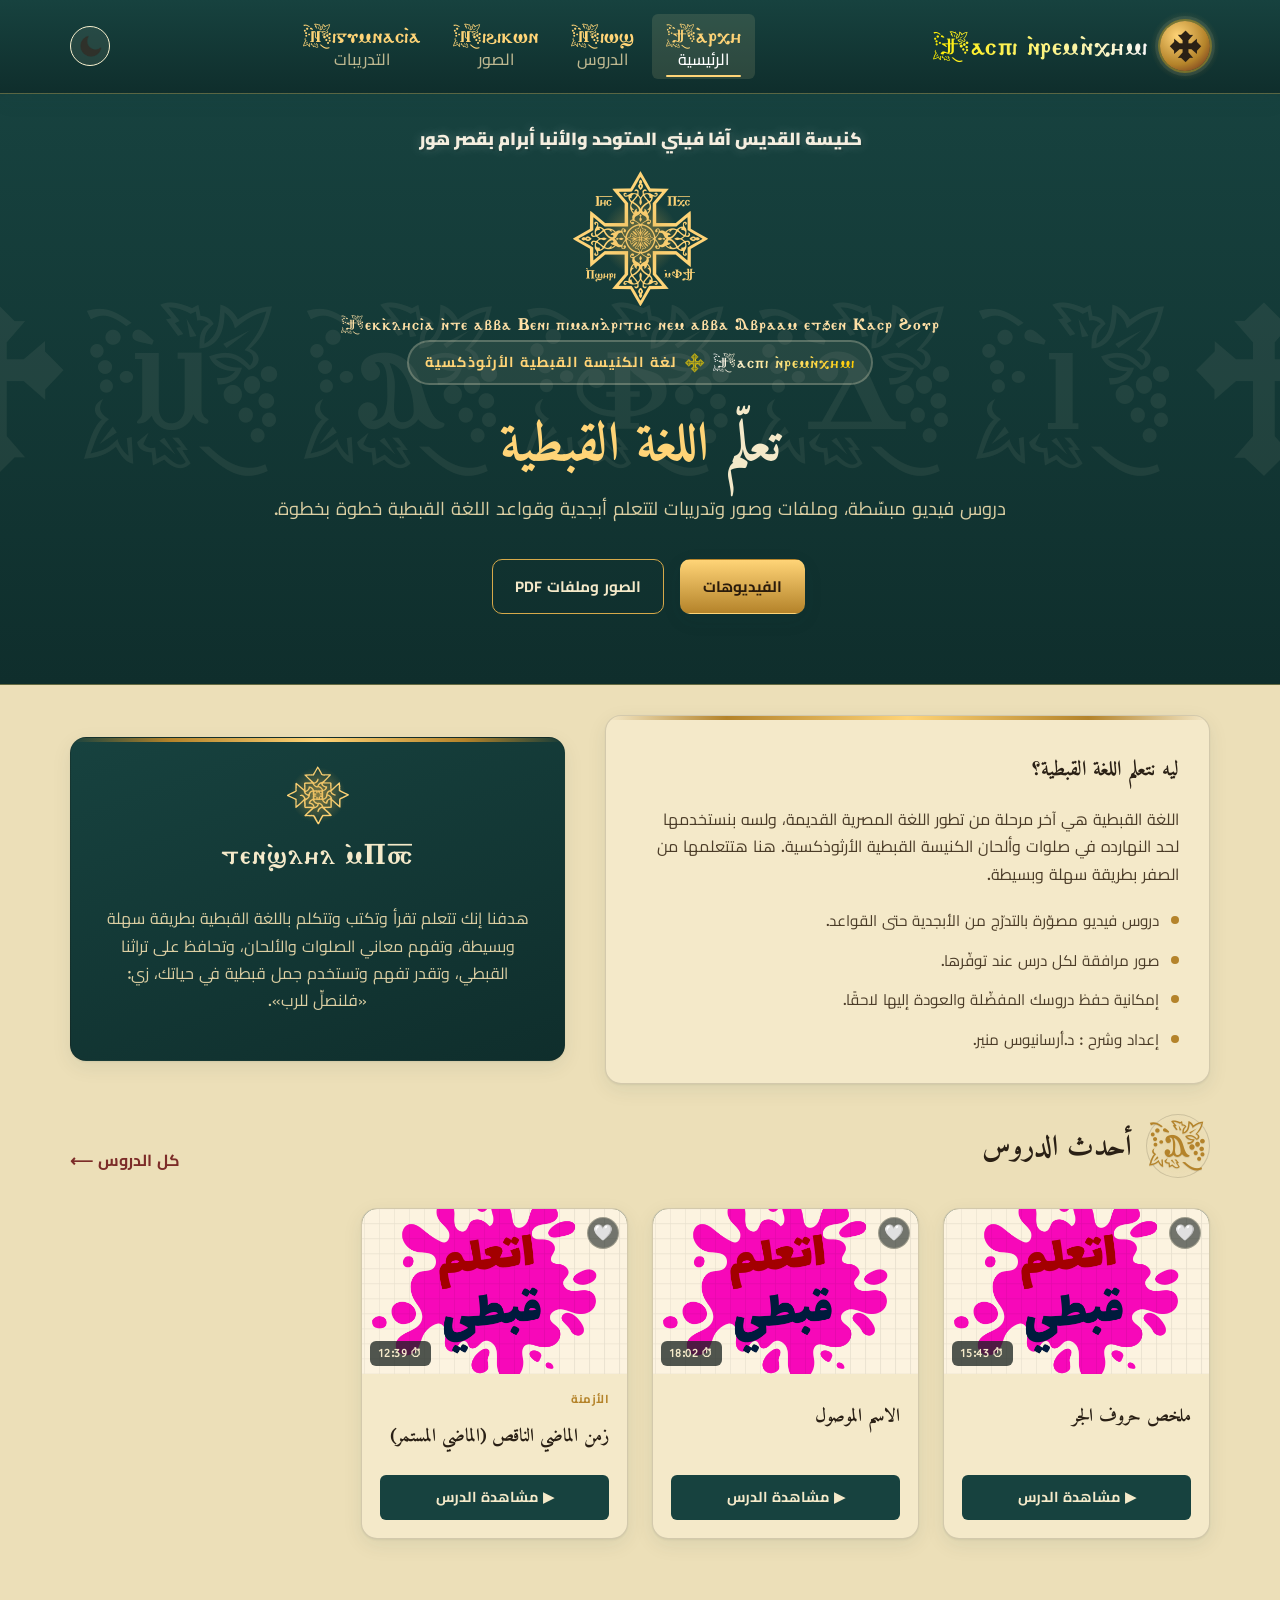
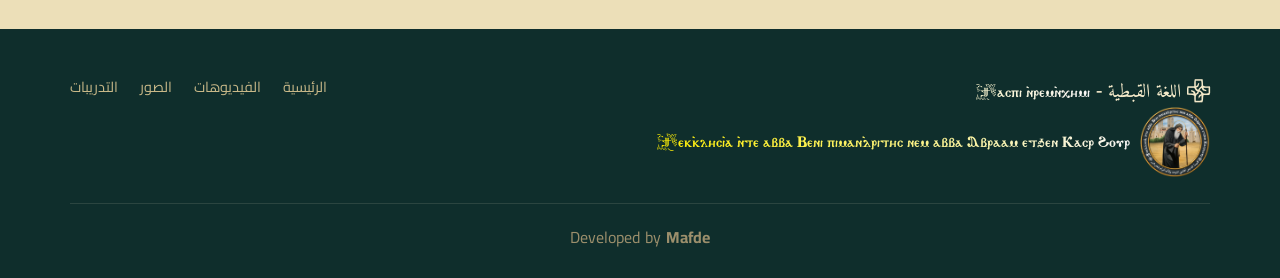
<file: index.html>
<!DOCTYPE html>
<html lang="ar" dir="rtl">
<head>
<meta charset="UTF-8">
<script>(function(){try{var t=localStorage.getItem("coptic-academy-theme");if(!t){t=(window.matchMedia&&window.matchMedia("(prefers-color-scheme: dark)").matches)?"dark":"light";}if(t==="dark")document.documentElement.classList.add("dark");}catch(e){}})();</script>
<meta name="viewport" content="width=device-width, initial-scale=1.0">
<title>Learn Coptic</title>
<link rel="stylesheet" href="css/style.css">
        <link rel="icon"  href="images/avaveny.png">

</head>

<body data-page="home">


<header class="site-header">
  <div class="nav-wrap">
    <a class="brand" href="index.html">
      <span class="brand-mark"><span class="cross">ⳉ</span></span>
      <span class="brand-text">  <small class="coptic-cap">Ϯ̣ⲁⲥⲡⲓ ⲛ̀ⲣⲉⲙⲛ̀ⲭⲏⲙⲓ</small></span>
    </a>
    <nav class="main-nav" id="mainNav">
       <a href="index.html" data-page="home"><span class="nav-cop">Ϯ̣ⲁ̀ⲣⲭⲏ</span><span class="nav-ar">الرئيسية</span></a>
      <a href="videos.html" data-page="videos"><span class="nav-cop">Ⲛ̣ⲓⲱϣ</span><span class="nav-ar">الدروس</span></a>
      <a href="resources.html" data-page="resources"><span class="nav-cop">ⲛ̣ⲓϩⲓⲕⲱⲛ</span><span class="nav-ar">الصور </span></a>
                  <a href="tamarin-list.html" data-page="tamarin"><span class="nav-cop">Ⲛ̣ⲓⲅⲩⲙⲛⲁⲥⲓ̀ⲁ</span><span class="nav-ar"> التدريبات</span></a>
    </nav>
    <div class="header-actions">
      <button class="icon-btn" id="themeToggle" title="الوضع الليلي" aria-label="تبديل الوضع الليلي"><img src="images/moon.png"></button>
      <button class="nav-toggle" id="navToggle" aria-label="فتح القائمة">☰</button>
    </div>
  </div>
</header>

<section class="hero">
  <div class="hero-glyphs">ⳈⲘ̣ⲁ̣ⲫ̣Ⲇ̣Ⲓ̣Ⳉ</div>
  <div class="hero-inner">

    <div class="names" >
        <div class="name-arb">كنيسة القديس آفا فيني المتوحد والأنبا أبرام بقصر هور</div>
    <div class="hero-cross">⳩</div>
    <div class="name-cop">Ϯ̣ⲉⲕⲕ̀ⲗⲏⲥⲓ̀ⲁ ⲛ̀ⲧⲉ ⲁⲃⲃⲁ Ⲃⲉⲛⲓ ⲡⲓⲙⲁⲛⲇ̀ⲣⲓⲧⲏⲥ ⲛⲉⲙ ⲁⲃⲃⲁ Ⲁⲃⲣⲁⲁⲙ ⲉⲧϧⲉⲛ Ⲕⲁⲥⲣ Ϩⲟⲩⲣ</div>
</div>

    <span class="eyebrow"><span class="tag coptic-cap1">Ϯ̣ⲁⲥⲡⲓ ⲛ̀ⲣⲉⲙⲛ̀ⲭⲏⲙⲓ</span>  <span class="cross1"> ⳹ </span>لغة الكنيسة القبطية الأرثوذكسية</span>
    <h1>تعلّم <span>اللغة القبطية</span><br></h1>
    <p class="lead">دروس فيديو مبسّطة، وملفات وصور وتدريبات لتتعلم أبجدية وقواعد اللغة القبطية خطوة بخطوة.</p>
    <div class="hero-ctas">
      <a class="btn btn-gold" href="videos.html"> الفيديوهات</a>
      <a class="btn btn-outline" href="resources.html" style="color:#F4E9C9;border-color:#D6A94A;"> الصور وملفات PDF</a>
      <br><br>
    </div>
  </div>
</section>

<main>
  <section class="section">
    <div class="container">
      <div class="about-grid">
        <div class="about-card from-right">
          <h3>ليه نتعلم اللغة القبطية؟</h3>
          <p style="color:var(--ink-soft)">اللغة القبطية هي آخر مرحلة من تطور اللغة المصرية القديمة، ولسه بنستخدمها لحد النهارده في صلوات وألحان الكنيسة القبطية الأرثوذكسية. هنا هتتعلمها من الصفر بطريقة سهلة وبسيطة.</p>
          <ul class="feature-list">
            <li><span class="dot"></span> دروس فيديو مصوّرة بالتدرّج من الأبجدية حتى القواعد.</li>
            <li><span class="dot"></span> صور مرافقة لكل درس عند توفّرها.</li>
            <li><span class="dot"></span> إمكانية حفظ دروسك المفضّلة والعودة إليها لاحقًا.</li>
            <li><span class="dot"></span> إعداد وشرح : د.أرسانيوس منير.</li>
          </ul>
        </div>
        <div class="about-card from-left" style="background:linear-gradient(160deg, var(--nile), var(--nile-2)); color:#F4E9C9; text-align:center;">
          <div class="hero-cross1" style="margin-bottom:14px">⳾</div>
          <h3 style="color:#F4E9C9; font-family:var(--font-coptic); font-size:1.7rem; font-weight:400; letter-spacing:1px;"> ⳪ⲧⲉⲛϣ̀ⲗⲏⲗ ⲙ̀Ⲡ </h3>
<p style="color:#DCCFA3">
  هدفنا إنك تتعلم تقرأ وتكتب وتتكلم باللغة القبطية بطريقة سهلة وبسيطة، وتفهم معاني الصلوات والألحان، وتحافظ على تراثنا القبطي، وتقدر تفهم وتستخدم جمل قبطية في حياتك، زي: «فلنصلِّ للرب».
</p>
        </div>
      </div>
    </div>
  </section>

  <section class="section" style="padding-top:0">
    <div class="container">
      <div class="section-head">
        <div class="illum-title">
          <span class="illum-letter">Ⲁ̣</span>
          <div><h2>أحدث الدروس</h2></div>
        </div>
        <a class="section-link" href="videos.html">كل الدروس ⟵</a>
      </div>
      <div class="card-grid" id="latestLessons"></div>
    </div>
  </section>
</main>

<button class="scroll_up">
    <img src="images/arrow-up.png">
</button>

<footer class="site-footer">
  <div class="container">
    <div class="footer-grid">
      <div class="footer-brand">⁖ اللغة القبطية - <span class="coptic-cap" style="font-size:.9rem; color:var(--gold-bright);">Ϯ̣ⲁⲥⲡⲓ ⲛ̀ⲣⲉⲙⲛ̀ⲭⲏⲙⲓ <br>
        
        <div class="logo"><img src="images/avaveny.png" class="footer-logo" alt="avaveny">
           <div class="coptic-cap" >Ϯ̣ⲉⲕⲕ̀ⲗⲏⲥⲓ̀ⲁ ⲛ̀ⲧⲉ ⲁⲃⲃⲁ Ⲃⲉⲛⲓ ⲡⲓⲙⲁⲛⲇ̀ⲣⲓⲧⲏⲥ ⲛⲉⲙ ⲁⲃⲃⲁ Ⲁⲃⲣⲁⲁⲙ ⲉⲧϧⲉⲛ Ⲕⲁⲥⲣ Ϩⲟⲩⲣ</div>
          </div>
          </span>
</div>
      <nav class="footer-links">
        <a href="index.html">الرئيسية</a>
        <a href="videos.html">الفيديوهات</a>
        <a href="resources.html">الصور </a>
                <a href="tamarin-list.html">التدريبات </a>

      </nav>
    </div>
    <div class="footer-note">Developed by <strong ><a href="https://www.facebook.com/mafde.ashak" target="_blank"  rel="noopener">Mafde</a></strong></div>
  </div>
</footer>

<script src="js/data.js"></script>
<script src="js/app.js"></script>
<script src="js/function.js"></script>
<script src="js/videos.js"></script>
</body>
</html>
</file>
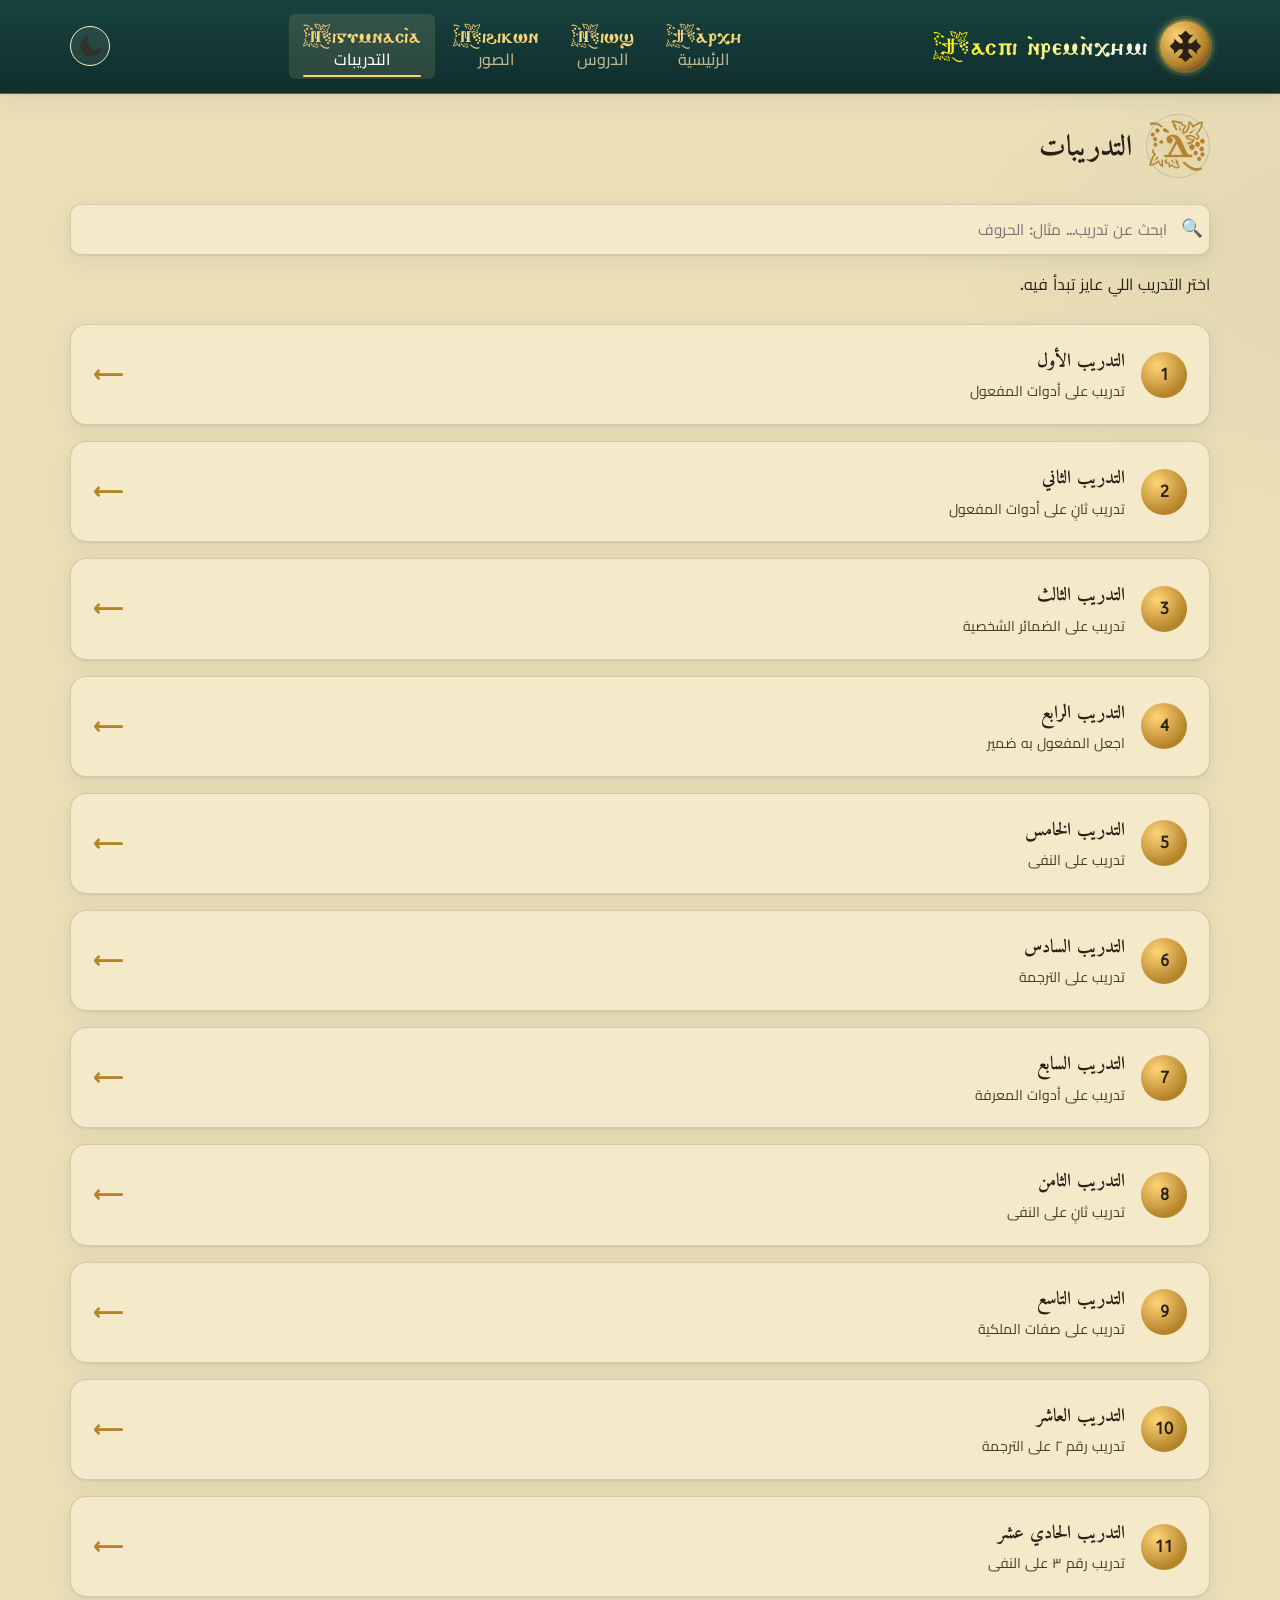
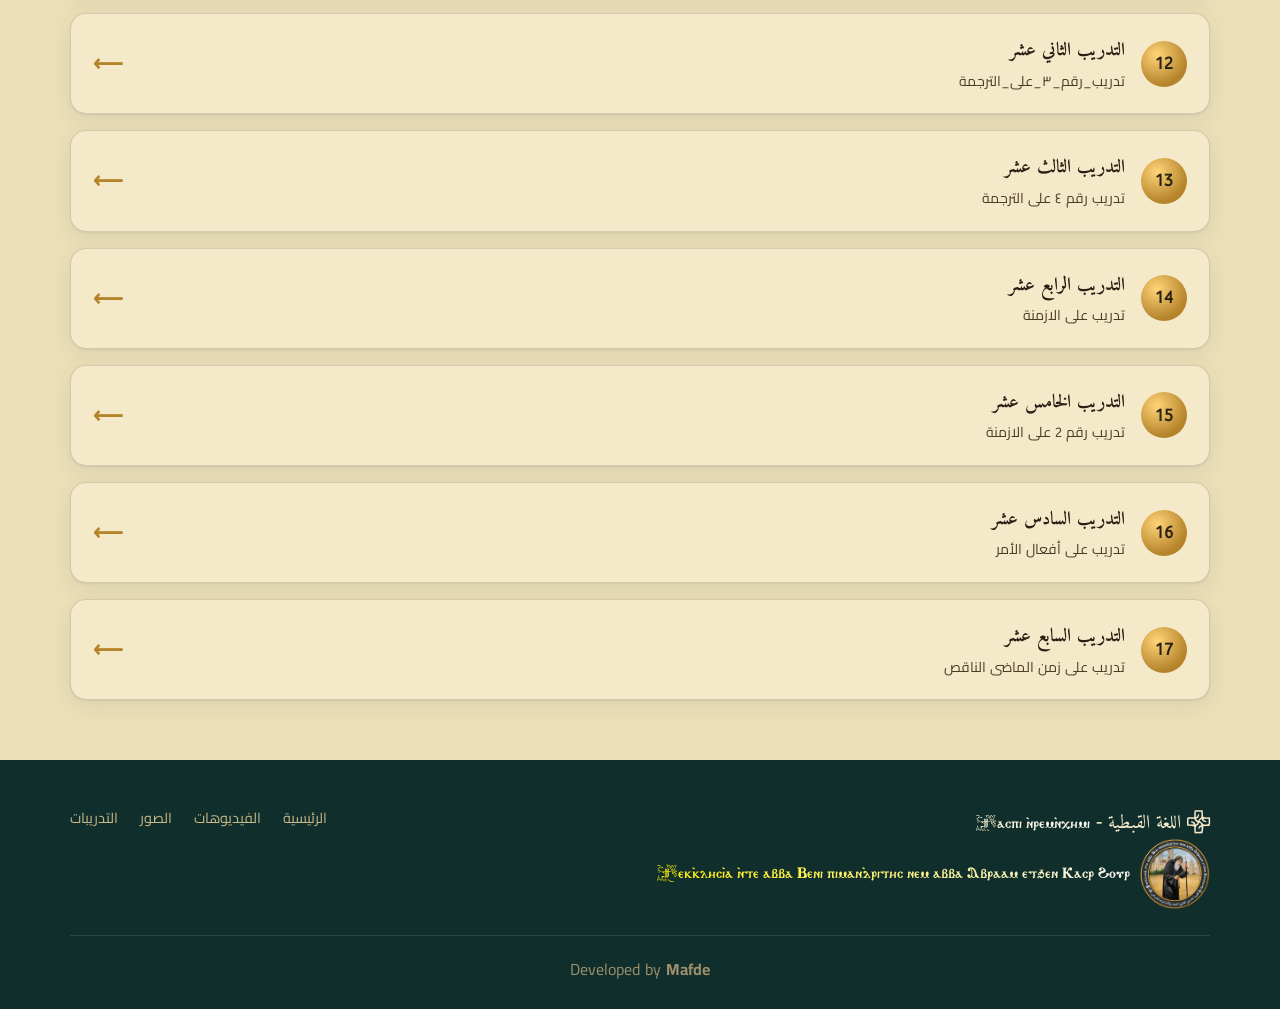
<file: tamarin-list.html>
<!DOCTYPE html>
<html lang="ar" dir="rtl">
<head>
<meta charset="UTF-8">
<meta name="viewport" content="width=device-width, initial-scale=1.0">
<link rel="stylesheet" href="css/style.css">
        <link rel="icon"  href="images/avaveny.png">

<title>Learn Coptic - التدريبات</title>

</head>
<body>

<header class="site-header">
  <div class="nav-wrap">
    <a class="brand" href="index.html">
      <span class="brand-mark"><span class="cross">ⳉ</span></span>
      <span class="brand-text">  <small class="coptic-cap">Ϯ̣ⲁⲥⲡⲓ ⲛ̀ⲣⲉⲙⲛ̀ⲭⲏⲙⲓ</small></span>
    </a>
    <nav class="main-nav" id="mainNav">
      <a href="index.html" data-page="home"><span class="nav-cop">Ϯ̣ⲁ̀ⲣⲭⲏ</span><span class="nav-ar">الرئيسية</span></a>
      <a href="videos.html" data-page="videos"><span class="nav-cop">Ⲛ̣ⲓⲱϣ</span><span class="nav-ar">الدروس</span></a>
      <a href="resources.html" data-page="resources"><span class="nav-cop"> ⲛ̣ⲓϩⲓⲕⲱⲛ</span><span class="nav-ar">الصور  </span></a>
<a href="tamarin-list.html" class="active">
    <span class="nav-cop">Ⲛ̣ⲓⲅⲩⲙⲛⲁⲥⲓ̀ⲁ</span>
    <span class="nav-ar">التدريبات</span>
</a>
    </nav>
    <div class="header-actions">
      <button class="icon-btn" id="themeToggle" title="الوضع الليلي" aria-label="تبديل الوضع الليلي"><img src="images/moon.png"></button>
      <button class="nav-toggle" id="navToggle" aria-label="فتح القائمة">☰</button>
    </div>
  </div>
</header>


<div class="container">
  <div class="page-head" style="margin-top:20px">
<div class="illum-title" style="margin-bottom:26px">
        <span class="illum-letter">Ⲇ̣</span>
        <div><h2>التدريبات </h2></div>
      </div>   
          <div class="search-bar">
        <span class="search-icon">🔍</span>
        <input type="text" id="searchInput" placeholder="ابحث عن تدريب... مثال: الحروف">
      </div>

      <p>اختر التدريب اللي عايز تبدأ فيه.</p>
  </div>


  <div class="exercise-list">

  <div class="empty-state" id="noResults" style="display:none; text-align:center; margin:20px 0;">
            <div class="glyph">Ⲁ̣</div>
            <h3>لا توجد نتائج</h3>
          </div>

    <a class="exercise-card" href="exercises/exer1.html">
      <span class="exercise-num">1</span>
      <span class="exercise-info">
        <h3>التدريب الأول</h3>
        <p> تدريب على أدوات المفعول </p>
      </span>
      <span class="exercise-go">⟵</span>
    </a>

    <a class="exercise-card" href="exercises/exer2.html">
      <span class="exercise-num">2</span>
      <span class="exercise-info">
        <h3>التدريب الثاني</h3>
        <p>تدريب ثانٍ على أدوات المفعول</p>
      </span>
      <span class="exercise-go">⟵</span>
    </a>

    <a class="exercise-card" href="exercises/exer3.html">
      <span class="exercise-num">3</span>
      <span class="exercise-info">
        <h3>التدريب الثالث</h3>
        <p>تدريب على الضمائر الشخصية</p>
      </span>
      <span class="exercise-go">⟵</span>
    </a>

<a class="exercise-card" href="exercises/exer4.html">
      <span class="exercise-num">4</span>
      <span class="exercise-info">
        <h3>التدريب الرابع</h3>
        <p>اجعل المفعول به ضمير</p>
      </span>
      <span class="exercise-go">⟵</span>
    </a>

    <a class="exercise-card" href="exercises/exer5.html">
      <span class="exercise-num">5</span>
      <span class="exercise-info">
        <h3>التدريب الخامس</h3>
         <p> تدريب على النفى  </p>
      </span>
      <span class="exercise-go">⟵</span>
    </a>

  <a class="exercise-card" href="exercises/exer6.html">
      <span class="exercise-num">6</span>
      <span class="exercise-info">
        <h3>التدريب السادس</h3>
         <p> تدريب على الترجمة  </p>
      </span>
      <span class="exercise-go">⟵</span>
    </a>

      <a class="exercise-card" href="exercises/exer7.html">
      <span class="exercise-num">7</span>
      <span class="exercise-info">
        <h3>التدريب السابع</h3>
         <p>تدريب على أدوات المعرفة  </p>
      </span>
      <span class="exercise-go">⟵</span>
    </a>


         <a class="exercise-card" href="exercises/exer8.html">
      <span class="exercise-num">8</span>
      <span class="exercise-info">
        <h3>التدريب الثامن</h3>
         <p>  تدريب ثانٍ على النفى   </p>
      </span>
      <span class="exercise-go">⟵</span>
    </a>

<a class="exercise-card" href="exercises/exer9.html">
      <span class="exercise-num">9</span>
      <span class="exercise-info">
        <h3>التدريب التاسع</h3>
         <p>  تدريب على صفات الملكية </p>
      </span>
      <span class="exercise-go">⟵</span>
    </a>

          <a class="exercise-card" href="exercises/exer10.html">
      <span class="exercise-num">10</span>
      <span class="exercise-info">
        <h3>التدريب العاشر</h3>
         <p>
تدريب رقم ٢ على الترجمة</p>
      </span>
      <span class="exercise-go">⟵</span>
    </a>

          <a class="exercise-card" href="exercises/exer11.html">
      <span class="exercise-num">11</span>
      <span class="exercise-info">
        <h3>التدريب الحادي عشر </h3>
         <p>  تدريب رقم ٣ على النفى  </p>
      </span>
      <span class="exercise-go">⟵</span>
    </a>

<a class="exercise-card" href="exercises/exer12.html">
      <span class="exercise-num">12</span>
      <span class="exercise-info">
        <h3>التدريب الثاني عشر </h3>
         <p> تدريب_رقم_٣_على_الترجمة </p>
      </span>
      <span class="exercise-go">⟵</span>
    </a>

          <a class="exercise-card" href="exercises/exer13.html">
      <span class="exercise-num">13</span>
      <span class="exercise-info">
        <h3>التدريب الثالث عشر </h3>
         <p>  تدريب رقم ٤ على الترجمة  </p>
      </span>
      <span class="exercise-go">⟵</span>
    </a>

          <a class="exercise-card" href="exercises/exer14.html">
      <span class="exercise-num">14</span>
      <span class="exercise-info">
        <h3>التدريب الرابع عشر </h3>
         <p>  تدريب على الازمنة   </p>
      </span>
      <span class="exercise-go">⟵</span>
    </a>

       <a class="exercise-card" href="exercises/exer15.html">
      <span class="exercise-num">15</span>
      <span class="exercise-info">
        <h3>التدريب الخامس عشر </h3>
         <p>  تدريب رقم 2 على الازمنة   </p>
      </span>
      <span class="exercise-go">⟵</span>
    </a>

          <a class="exercise-card" href="exercises/exer16.html">
      <span class="exercise-num">16</span>
      <span class="exercise-info">
        <h3>التدريب السادس عشر </h3>
         <p> تدريب على أفعال الأمر  </p>
      </span>
      <span class="exercise-go">⟵</span>
    </a>

<a class="exercise-card" href="exercises/exer17.html">
      <span class="exercise-num">17</span>
      <span class="exercise-info">
        <h3>التدريب السابع عشر </h3>
         <p>  تدريب على زمن الماضى الناقص  </p>
      </span>
      <span class="exercise-go">⟵</span>
    </a>

          
  </div>
</div>

<button class="scroll_up">
    <img src="images/arrow-up.png">
</button>


<footer class="site-footer">
  <div class="container">
    <div class="footer-grid">
<div class="footer-brand">⁖ اللغة القبطية - <span class="coptic-cap" style="font-size:.9rem; color:var(--gold-bright);">Ϯ̣ⲁⲥⲡⲓ ⲛ̀ⲣⲉⲙⲛ̀ⲭⲏⲙⲓ <br>
        
        <div class="logo"><img src="images/avaveny.png" class="footer-logo" alt="avaveny">
           <div class="coptic-cap" >Ϯ̣ⲉⲕⲕ̀ⲗⲏⲥⲓ̀ⲁ ⲛ̀ⲧⲉ ⲁⲃⲃⲁ Ⲃⲉⲛⲓ ⲡⲓⲙⲁⲛⲇ̀ⲣⲓⲧⲏⲥ ⲛⲉⲙ ⲁⲃⲃⲁ Ⲁⲃⲣⲁⲁⲙ ⲉⲧϧⲉⲛ Ⲕⲁⲥⲣ Ϩⲟⲩⲣ</div>
          </div>
          </span>
</div>
      <nav class="footer-links">
        <a href="index.html">الرئيسية</a>
        <a href="videos.html">الفيديوهات</a>
        <a href="resources.html">الصور  </a>
                <a href="tamarin-list.html">التدريبات </a>
      </nav>
    </div>
    <div class="footer-note">Developed by <strong ><a href="https://www.facebook.com/mafde.ashak" target="_blank"  rel="noopener">Mafde</a></strong></div>
  </div>
</footer>

<script src="js/app.js"></script>
<script src="js/function.js"></script>


</body>
</html>
</file>
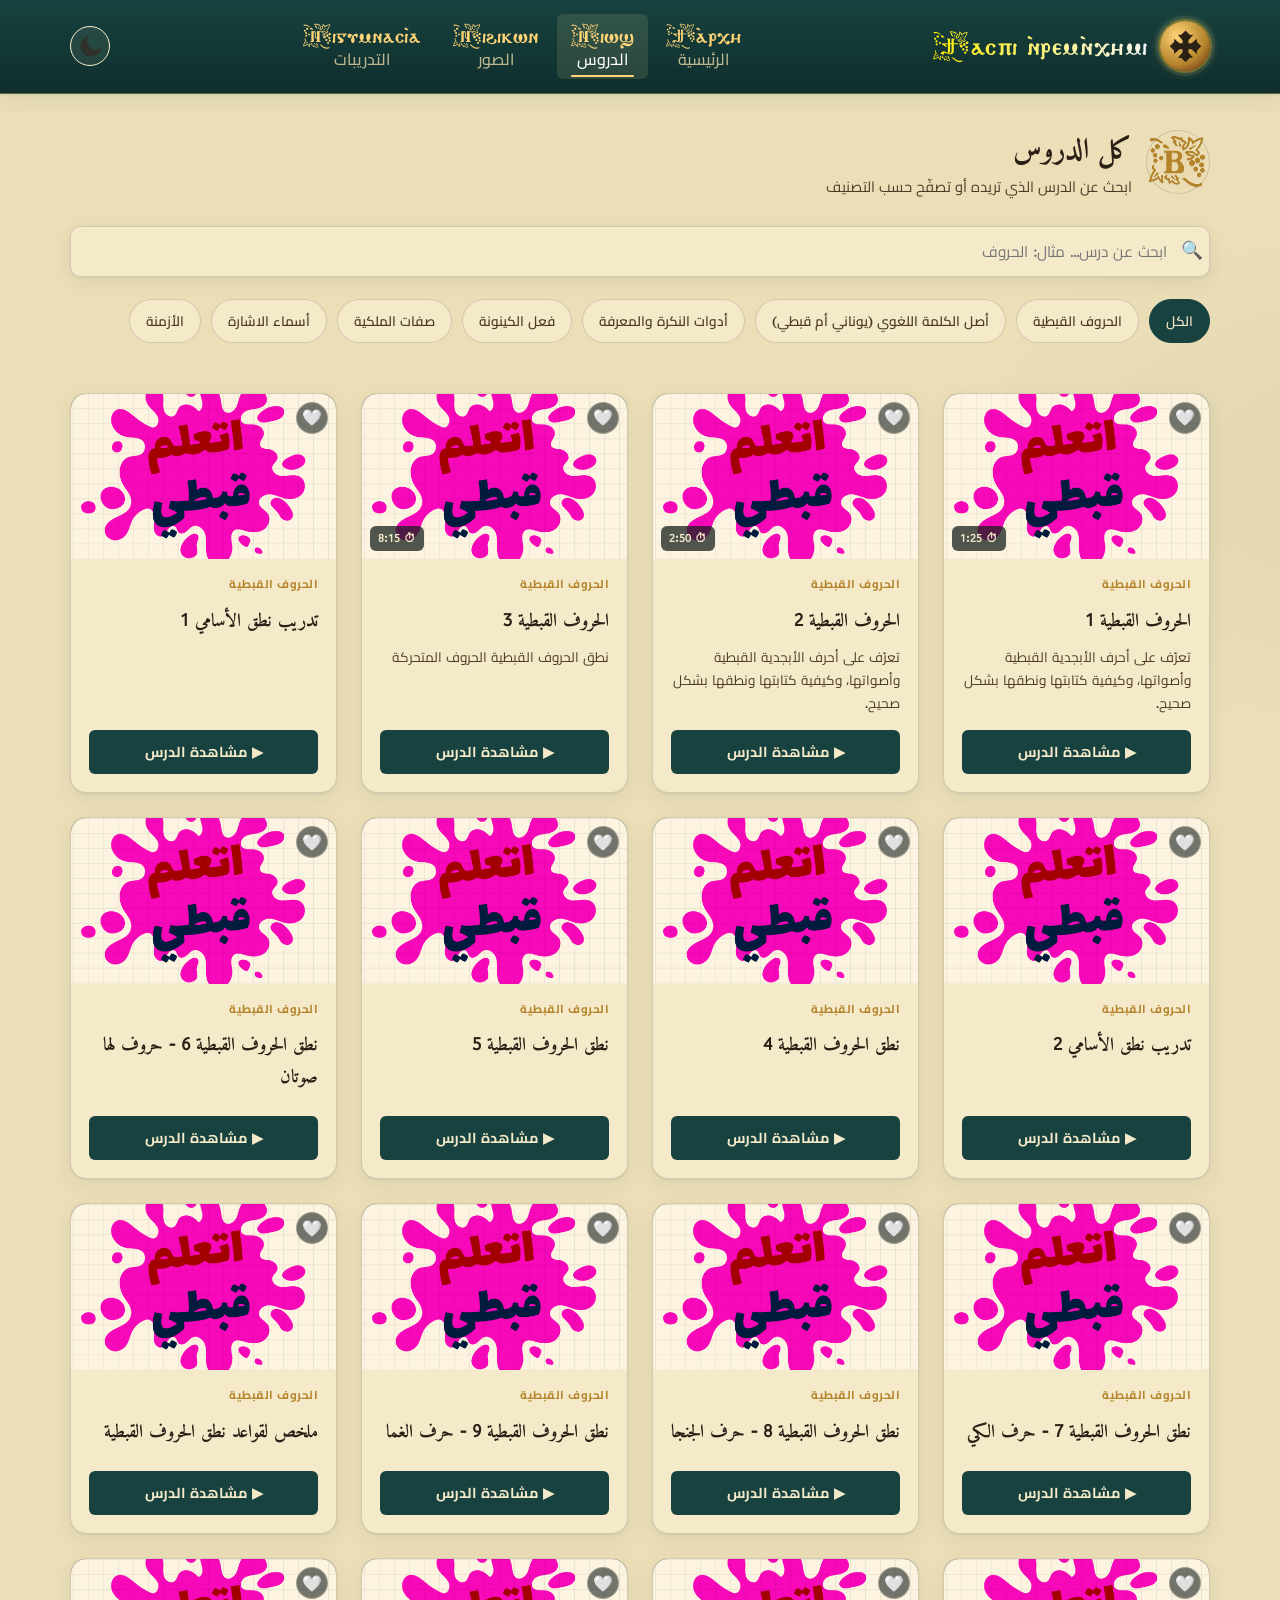
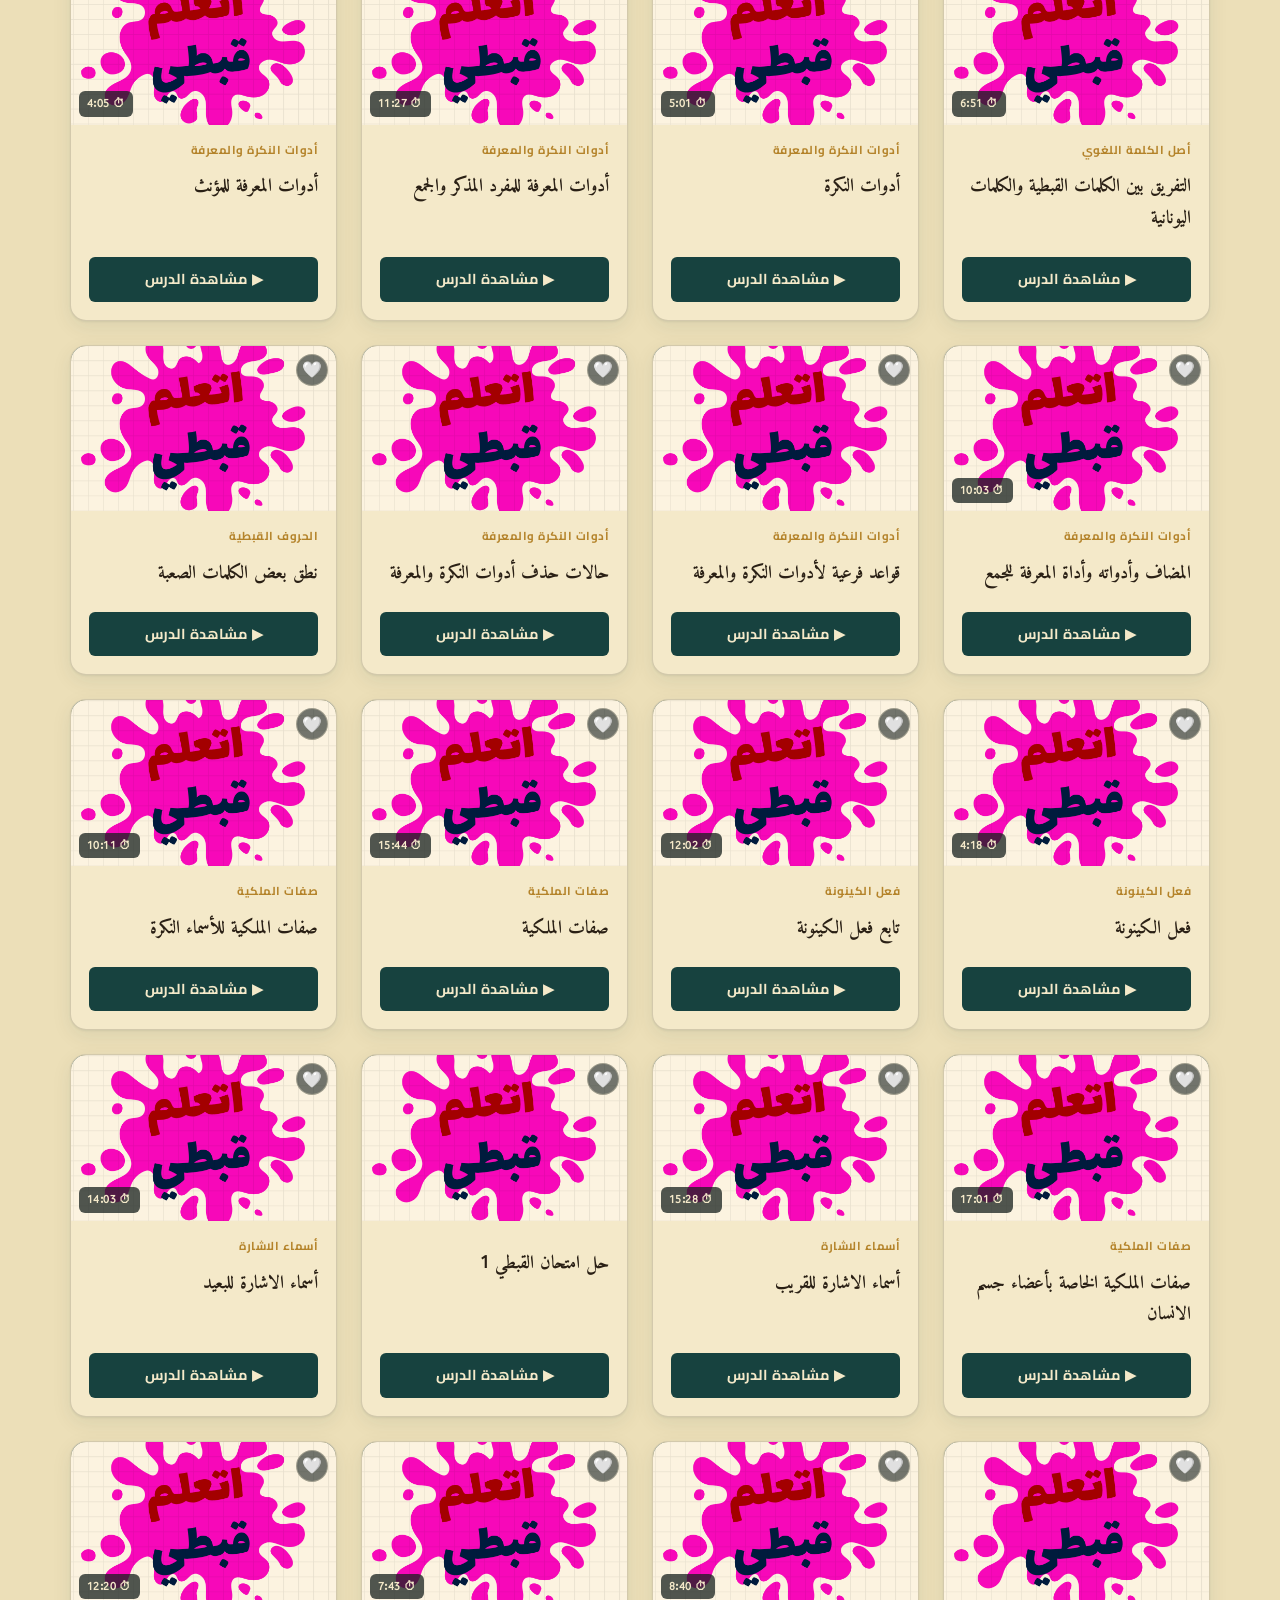
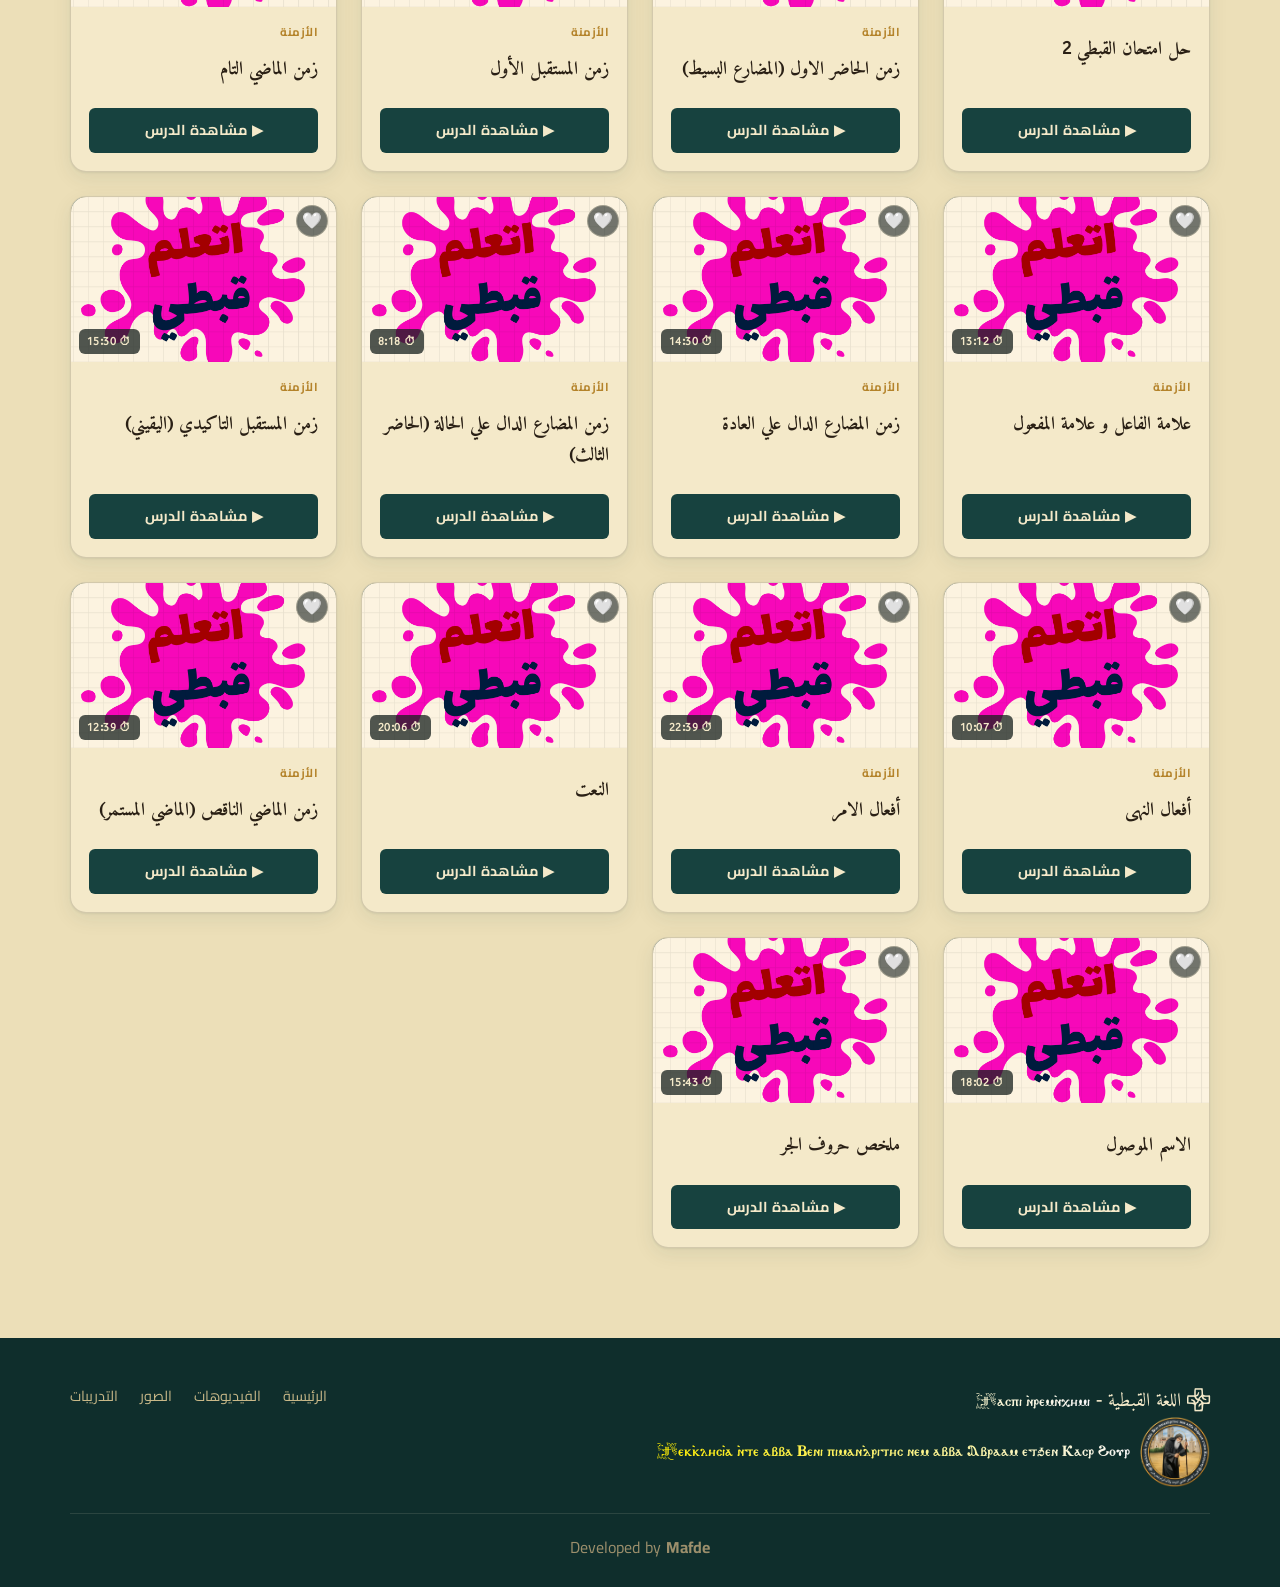
<file: videos.html>
<!DOCTYPE html>
<html lang="ar" dir="rtl">
<head>
<meta charset="UTF-8">
<script>(function(){try{var t=localStorage.getItem("coptic-academy-theme");if(!t){t=(window.matchMedia&&window.matchMedia("(prefers-color-scheme: dark)").matches)?"dark":"light";}if(t==="dark")document.documentElement.classList.add("dark");}catch(e){}})();</script>
<meta name="viewport" content="width=device-width, initial-scale=1.0">
<title>الفيديوهات — Learn Coptic</title>
<link rel="stylesheet" href="css/style.css">
        <link rel="icon"  href="images/avaveny.png">

</head>
<body data-page="videos">


<header class="site-header">
  <div class="nav-wrap">
    <a class="brand" href="index.html">
      <span class="brand-mark"><span class="cross">ⳉ</span></span>
      <span class="brand-text">  <small class="coptic-cap">Ϯ̣ⲁⲥⲡⲓ ⲛ̀ⲣⲉⲙⲛ̀ⲭⲏⲙⲓ</small></span>
    </a>
     <nav class="main-nav" id="mainNav">
       <a href="index.html" data-page="home"><span class="nav-cop">Ϯ̣ⲁ̀ⲣⲭⲏ</span><span class="nav-ar">الرئيسية</span></a>
      <a href="videos.html" data-page="videos"><span class="nav-cop">Ⲛ̣ⲓⲱϣ</span><span class="nav-ar">الدروس</span></a>
      <a href="resources.html" data-page="resources"><span class="nav-cop"> ⲛ̣ⲓϩⲓⲕⲱⲛ</span><span class="nav-ar">الصور  </span></a>
                  <a href="tamarin-list.html" data-page="tamarin"><span class="nav-cop">Ⲛ̣ⲓⲅⲩⲙⲛⲁⲥⲓ̀ⲁ</span><span class="nav-ar"> التدريبات</span></a>
    </nav>
    <div class="header-actions">
      <button class="icon-btn" id="themeToggle" title="الوضع الليلي" aria-label="تبديل الوضع الليلي"><img src="images/moon.png"></button>
      <button class="nav-toggle" id="navToggle" aria-label="فتح القائمة">☰</button>
    </div>
  </div>
</header>

<main>
  <section class="section" style="padding-bottom:20px">
    <div class="container">
      <div class="illum-title" style="margin-bottom:26px">
        <span class="illum-letter">Ⲃ̣</span>
        <div><h2>كل الدروس</h2><p>ابحث عن الدرس الذي تريده أو تصفّح حسب التصنيف</p></div>
      </div>

      <div class="search-bar">
        <span class="search-icon">🔍</span>
        <input type="text" id="searchInput" placeholder="ابحث عن درس... مثال: الحروف">
      </div>

      <div class="filter-row">
        <button class="chip active" data-category="all">الكل</button>
        <button class="chip" data-category="الحروف القبطية">الحروف القبطية</button>
         <button class="chip" data-category="أصل الكلمة اللغوي"> أصل الكلمة اللغوي (يوناني أم قبطي)</button>
         <button class="chip" data-category="أدوات النكرة والمعرفة">أدوات النكرة والمعرفة</button>
         <button class="chip" data-category="فعل الكينونة">فعل الكينونة</button>
         <button class="chip" data-category="صفات الملكية">صفات الملكية </button>
         <button class="chip" data-category="أسماء الاشارة">أسماء الاشارة </button>
         <button class="chip" data-category="الأزمنة"> الأزمنة </button>


      </div>
    </div>
  </section>

  <section class="section" style="padding-top:0">
    <div class="container">
      <div class="card-grid" id="videoGrid"></div>
    </div>
  </section>
</main>

<button class="scroll_up">
    <img src="images/arrow-up.png">
</button>

<footer class="site-footer">
  <div class="container">
    <div class="footer-grid">
<div class="footer-brand">⁖ اللغة القبطية - <span class="coptic-cap" style="font-size:.9rem; color:var(--gold-bright);">Ϯ̣ⲁⲥⲡⲓ ⲛ̀ⲣⲉⲙⲛ̀ⲭⲏⲙⲓ <br>
        
        <div class="logo"><img src="images/avaveny.png" class="footer-logo" alt="avaveny">
           <div class="coptic-cap" >Ϯ̣ⲉⲕⲕ̀ⲗⲏⲥⲓ̀ⲁ ⲛ̀ⲧⲉ ⲁⲃⲃⲁ Ⲃⲉⲛⲓ ⲡⲓⲙⲁⲛⲇ̀ⲣⲓⲧⲏⲥ ⲛⲉⲙ ⲁⲃⲃⲁ Ⲁⲃⲣⲁⲁⲙ ⲉⲧϧⲉⲛ Ⲕⲁⲥⲣ Ϩⲟⲩⲣ</div>
          </div>
          </span>
</div>
      <nav class="footer-links">
        <a href="index.html">الرئيسية</a>
        <a href="videos.html">الفيديوهات</a>
        <a href="resources.html">الصور  </a>
                <a href="tamarin-list.html">التدريبات </a>
      </nav>
    </div>
    <div class="footer-note">Developed by <strong ><a href="https://www.facebook.com/mafde.ashak" target="_blank"  rel="noopener">Mafde</a></strong></div>
  </div>
</footer>

<script src="js/data.js"></script>
<script src="js/app.js"></script>
<script src="js/function.js"></script>
<script src="js/videos.js"></script>
</body>
</html>
</file>
<file: css/style.css>
@import url('https://fonts.googleapis.com/css2?family=Amiri:wght@400;700&family=Cairo:wght@400;500;600;700;800&display=swap');




@font-face{
  font-family: 'CS Ava Veni';
  src: url('../fonts/CS-Ava-Veni.woff2') format('woff2'),
       url('../fonts/CS-Ava-Veni.woff') format('woff'),
       url('../fonts/CS-Ava-Veni.ttf') format('truetype');
  font-weight: 400;
  font-style: normal;
  font-display: swap;
}

:root{
  --papyrus:        #ECDFB8;
  --papyrus-2:       #E2D2A3;
  --card:            #F4E9C9;
  --ink:             #2A2015;
  --ink-soft:        #4B3C28;
  --nile:            #17423F;
  --nile-2:          #0F2E2C;
  --nile-text:       #17423F;
  --gold:            #B4832A;
  --gold-bright:     #ffd477;
  --oxblood:         #7C2C28;
  --oxblood-2:       #5E1F1C;
  --line:            rgba(42,32,21,.16);

  --radius-s: 6px;
  --radius-m: 10px;
  --radius-l: 16px;

  --shadow-1: 0 1px 2px rgba(23,66,63,.08), 0 6px 20px rgba(23,66,63,.08);
  --shadow-2: 0 4px 10px rgba(23,66,63,.12), 0 14px 34px rgba(23,66,63,.14);

  --font-display: 'CS Ava Veni', 'Amiri', 'Times New Roman', serif;
  --font-body: 'CS Ava Veni', 'Cairo', 'Tahoma', sans-serif;
  --font-coptic: 'CS Ava Veni', 'Amiri', serif;

  --halo: radial-gradient(circle, rgba(214,169,74,.55) 0%, rgba(214,169,74,0) 70%);
  --gold-line: linear-gradient(90deg, transparent, var(--gold) 20%, var(--gold-bright) 50%, var(--gold) 80%, transparent);

  color-scheme: light;
}

html.dark{
  --papyrus:  #12201E;
  --papyrus-2:#0D1917;
  --card:     #172825;
  --ink:      #EAE0C4;
  --ink-soft: #C9BE9E;
  --nile-text:#6FD6C7;
  --gold:     #D6A94A;
  --gold-bright:#EFCB78;
  --oxblood:  #C15850;
  --oxblood-2:#9A413B;
  --line:     rgba(234,224,196,.14);
  color-scheme: dark;
}

*{ box-sizing: border-box; }
html{ 
  scroll-behavior: smooth;
    overflow-x: clip;
  -webkit-text-size-adjust: 100%;
    text-size-adjust: 100%;
   }

body{
  margin:0;
  font-family: var(--font-body);
  background: var(--papyrus);
  color: var(--ink);
  direction: rtl;
  text-align: right;
  line-height:1.7;
    overflow-x: clip;
  transition: background .35s ease, color .35s ease;
  background-image:
    radial-gradient(1200px 600px at 15% -10%, rgba(180,131,42,.07), transparent 60%),
    radial-gradient(900px 500px at 110% 10%, rgba(23,66,63,.06), transparent 55%);
}

img{ max-width:100%; display:block; }
a{ color:inherit; text-decoration:none; }
button{ font-family:inherit; cursor:pointer; }

@media (prefers-reduced-motion: reduce){
  *{ animation-duration:.001ms !important; animation-iteration-count:1 !important; transition-duration:.001ms !important; scroll-behavior:auto !important; }
}

/* ---------- شريط التنقل ---------- */
.site-header{
  position: sticky;
  width: 100%;
   top:0; z-index: 40;
  background: linear-gradient(180deg, var(--nile), var(--nile-2));
  color:#F4E9C9;
  box-shadow: var(--shadow-1);
  border-bottom: 1px solid rgba(214,169,74,.35);
}
.coptic-cap{ font-family: var(--font-coptic); font-weight:400; 
background: linear-gradient(to right, #ffee00, #f8f6f6);
-webkit-background-clip: text;
-webkit-text-fill-color: transparent;
}
.nav-wrap{
  max-width:1180px; margin:0 auto; padding: 14px 20px;
  display:flex; align-items:center; justify-content:space-between; gap:16px;
}
.brand{ display:flex; align-items:center; gap:12px; font-family:var(--font-display); }
.brand-mark{
  position:relative; width:50px; height:50px; border-radius:50%;
  background: radial-gradient(circle at 35% 30%, var(--gold-bright), var(--gold) 60%, var(--oxblood-2) 100%);
  display:flex; align-items:center; justify-content:center;
  font-size:25px; color:#2A2015; font-weight:700; flex:none;
  box-shadow: 0 0 0 2px rgba(253, 190, 0, 0.3), 0 0 0 5px rgba(244,233,201,.08);
}
.brand-mark::before{
  content:""; position:absolute; inset:-10px; border-radius:50%;
  background: var(--halo); z-index:-1; opacity:.9;
}
.brand-mark .cross{ position:relative;  top:1px; }
.brand-text{ font-size: 1.5rem; font-weight:700; letter-spacing:.3px; }
.brand-text small{
  display:block; font-family: var(--font-body); font-size:1.6rem; font-weight:300; 
  opacity:1; letter-spacing:.6px; color: var(--gold-bright);
}

.main-nav{ display:flex; 
  align-items:center;
  text-align: center;
  justify-content: center;
  gap:4px; }
.main-nav a{
  padding:8px 14px; border-radius: var(--radius-s);
  font-size:.95rem; font-weight:600; color:#EAD9A8;
  position:relative; transition: background .2s, color .2s;
  display:flex; flex-direction:column; align-items:center; 
  gap:1px; line-height:1.3;
}
.main-nav a .nav-cop{ font-family: var(--font-coptic); font-size:1.3rem; color: var(--gold-bright); font-weight:400; }
.main-nav a .nav-ar{ font-size:1rem; font-weight:500; opacity:.8; }
.main-nav a:hover, .main-nav a.active{ background: rgba(245, 224, 163, 0.12); color:#fff; }
.main-nav a.active .nav-ar{ opacity:1; }
.main-nav a.active::after{
  content:""; position:absolute; right:14px; left:14px; bottom:2px; height:2px;
  background: var(--gold-bright); border-radius:2px;
}

.header-actions{ display:flex; align-items:center; gap:8px; }
.icon-btn{
  width:40px; height:40px; border-radius:50%;
  border:1px solid rgb(247, 240, 206); background: rgba(244,233,201,.08);
  color:#F4E9C9; display:flex; align-items:center; justify-content:center;
  font-size:1.05rem; transition: transform .2s, background .2s;
}
.icon-btn:hover{ background: rgba(244,233,201,.2); transform: translateY(-1px); }

.nav-toggle{ display:none; }

/* ---------- الأزرار ---------- */
.btn{
  display:inline-flex; align-items:center; gap:8px;
  padding: 12px 22px; border-radius: var(--radius-m);
  font-weight:700; font-size:.95rem; border: 1px solid transparent;
  transition: transform .18s ease, box-shadow .18s ease, background .18s ease;
}
.btn:hover{ transform: translateY(-2px); }
.btn-gold{ background: linear-gradient(180deg, var(--gold-bright), var(--gold)); color:#2A1B0B; box-shadow: var(--shadow-1); }
.btn-gold:hover{ box-shadow: var(--shadow-2); }
.btn-outline{ background: transparent; border-color: var(--gold); color: var(--ink); }
.btn-outline:hover{ background: rgba(180,131,42,.1); }
.btn-oxblood{ background: linear-gradient(180deg, var(--oxblood), var(--oxblood-2)); color:#F4E9C9; }

/* ---------- هيرو الصفحة الرئيسية ---------- */
.hero{
  position:relative; overflow:hidden;
  padding: 30px 20px 70px;
  text-align:center;
  background: linear-gradient(180deg, var(--nile) 0%, var(--nile-2) 100%);
  color:#F4E9C9;
  border-bottom: 1px solid rgba(214,169,74,.4);
}

.hero-cross{
  position:relative; width:46px; height:46px; margin: 0 auto 50px;
  display:flex; align-items:center; justify-content:center;
  font-family: var(--font-display); font-size: 7rem; color: var(--gold-bright);
        animation: fromTop .4s ease-out;

}
.hero-cross::before{
  content:""; position:absolute; inset:-16px; border-radius:50%;
  background: var(--halo);

}
.hero-cross1{
  position:relative; width:46px; height:46px; margin: 0 auto 50px;
  display:flex; align-items:center; justify-content:center;
  font-family: var(--font-display); font-size: 3rem; color: var(--gold-bright);
}
.hero-cross1::before{
  content:""; position:absolute; inset:-5px; border-radius:50%;
  background: var(--halo);
}
.hero-glyphs{
  position:absolute; inset:0; z-index:0; overflow:hidden;
  font-family: var(--font-coptic);
  font-size: 9rem; font-weight:400; color: rgba(244,233,201,.07);
  justify-content: center;  
  align-items: center; 
  display:flex; align-items:center;
  text-align: center;
  letter-spacing: 20px;
  pointer-events:none;
  
}
.hero-inner{ position:relative; z-index:1; max-width: 780px; margin:0 auto; }
.eyebrow{
  display:inline-flex; align-items:center; gap:8px;
  font-size:.9rem; font-weight:700; letter-spacing:1px;
  color: var(--gold-bright); background: rgba(244,233,201,.08);
  padding:7px 16px; border-radius: 999px; border:2px solid rgba(244,233,201,.25);
  margin-bottom: 22px;
          animation: fromTop .6s ease-out;

}

.coptic-cap1{ font-family: var(--font-coptic); font-weight:400; 
background: linear-gradient(to right, #f8f6f6, #ffcc00);
-webkit-background-clip: text;
-webkit-text-fill-color: transparent;
 font-size:1rem;

}

.cross1{
  color:gold;
  font-weight:200;
  font-size:1rem ;
}

.hero h1{
  font-family: var(--font-display); font-size: clamp(2.1rem, 5vw, 3.4rem);
  margin: 0 0 16px; font-weight:700; line-height:1.3;
          animation: fromTop .6s ease-out;

}
.hero h1 span{ color: var(--gold-bright); }
.hero p.lead{ font-size: 1.15rem; color:#DCCFA3; margin: 0 0 34px; 
        animation: fromTop .6s ease-out;

}
.hero-ctas{ display:flex; gap:16px; justify-content:center; flex-wrap:wrap; 
        animation: fromTop .6s ease-out;
}

/* ---------- الحاوية العامة ---------- */
.container{ max-width:1180px; margin: 0 auto;    padding: 0 20px; }
.section{ padding: 30px 0; }
.section-head{ display:flex; align-items:flex-end; justify-content:space-between; gap:20px; margin-bottom: 30px; flex-wrap:wrap; }

.illum-title{ display:flex; align-items:center; gap:14px; }
.illum-letter{
  position:relative; display:flex; align-items:center; justify-content:center;
  width:64px; height:64px; flex:none;
  font-family: var(--font-coptic); font-size: 2.6rem; line-height:1;
  color: var(--gold); font-weight:400;
  text-shadow: 0 1px 0 rgba(0,0,0,.08);
}
.illum-letter::before{
  content:""; position:absolute; inset:0; border-radius:50%;
  border: 1px solid var(--line);
  background: radial-gradient(circle, rgba(214,169,74,.16) 0%, transparent 72%);
  z-index:-1;
}
.illum-title h2{ margin:0; font-family: var(--font-display); font-size: 1.8rem; color: var(--ink); }
.illum-title p{ margin:2px 0 0; color: var(--ink-soft); font-size:.92rem; }

.section-link{ font-weight:700; color: var(--oxblood); border-bottom: 2px solid transparent; padding-bottom:2px; }
.section-link:hover{ border-color: var(--oxblood); }

/* ---------- عن الموقع ---------- */
.about-grid{ display:grid; grid-template-columns: 1.1fr .9fr; gap: 40px; align-items:center; }
.about-card{
  position:relative; background: var(--card); border:1px solid var(--line); border-radius: var(--radius-l);
  padding: 34px 30px 30px; box-shadow: var(--shadow-1); overflow:hidden;

}
.about-card::before{
  content:""; position:absolute; top:0; left:0; right:0; height:4px;
  background: var(--gold-line);
}
.about-card h3{ font-family:var(--font-display); font-size:1.3rem; margin-top:0; }
.feature-list{ list-style:none; margin:20px 0 0; padding:0; display:grid; gap:14px; }
.feature-list li{ display:flex; align-items:flex-start; gap:12px; font-size:.95rem; color: var(--ink-soft); }
.feature-list li .dot{
  flex:none; width:8px; height:8px; margin-top:8px; border-radius:50%;
  background: var(--gold);
}

/* ---------- بطاقات الدروس ---------- */
.card-grid{ display:grid; grid-template-columns: repeat(auto-fill, minmax(240px, 1fr)); gap: 24px; }
.lesson-card{
  background: var(--card); border-radius: var(--radius-l); overflow:hidden;
  border:1px solid var(--line); box-shadow: var(--shadow-1);
  transition: transform .22s ease, box-shadow .22s ease, border-color .22s ease;
  display:flex; flex-direction:column;
}
.lesson-card:hover{ transform: translateY(-5px); box-shadow: var(--shadow-2); border-color: var(--gold); }
.thumb-wrap{
  position:relative; aspect-ratio: 16/10; background: linear-gradient(135deg, var(--nile), var(--nile-2));
  overflow:hidden; box-shadow: inset 0 0 0 1px rgba(214,169,74,.5);
}
.thumb-wrap img{ width:100%; height:100%; object-fit:cover; }
.thumb-glyph{
  position:absolute; inset:0; display:flex; align-items:center; justify-content:center;
  font-family: var(--font-coptic); font-size: 3.6rem; color: rgba(244,233,201,.35);
}
.duration-badge{
  position:absolute; bottom:8px; left:8px; background: rgba(23,32,30,.75); color:#F4E9C9;
  font-size:.72rem; font-weight:700; padding:3px 8px; border-radius: 6px; letter-spacing:.4px;
}
.fav-btn{
  position:absolute; top:8px; right:8px; width:32px; height:32px; border-radius:50%;
  background: rgba(23,32,30,.6); border:1px solid rgba(244,233,201,.35); color:#F4E9C9;
  display:flex; align-items:center; justify-content:center; font-size:1rem; transition: background .2s, transform .2s;
}
.fav-btn:hover{ transform: scale(1.08); }
.fav-btn.active{ background: var(--oxblood); color:#fff; }

.lesson-body{    padding: 16px 18px 18px;
 display:flex; flex-direction:column; gap:10px; flex:1; }
.lesson-num{ font-size:.72rem; font-weight:700; color: var(--gold); letter-spacing:.5px; }
.lesson-title{ font-family: var(--font-display); font-size:1.15rem; margin:0; color: var(--ink); }
.lesson-desc{ font-size:.85rem; color: var(--ink-soft); margin:0; flex:1; }
.lesson-meta{ display:flex; align-items:center; gap:10px; font-size:.78rem; color: var(--ink-soft); }
.watch-btn{
  margin-top:4px; display:flex; align-items:center; justify-content:center; gap:8px;
  padding:10px; border-radius: var(--radius-s); background: var(--nile); color:#F4E9C9;
  font-weight:700; font-size:.9rem; transition: background .2s;
}
.watch-btn:hover{ background: var(--nile-2); }

/* ---------- البحث ---------- */
.search-bar{
  display:flex; align-items:center; gap:10px; background: var(--card);
  width: 100%;
  border:1px solid var(--line); border-radius: var(--radius-m); padding: 4px 6px 4px 16px;
   box-shadow: var(--shadow-1);
      transition: all .3s ease;
}

.search-bar:hover{
    border-color: #DCCFA3;
}

.search-bar:focus-within{
    border-color: #ffc400;
    box-shadow: 0 0 0 4px rgba(255, 225, 126, 0.15);
}

.search-bar input{
  flex:1; border:0; background:transparent; padding:12px 4px; font-family:inherit;
  font-size:.95rem; color: var(--ink); outline:none;
}
.search-bar .search-icon{ color: var(--gold); font-size:1.1rem; }

.filter-row{ display:flex; flex-wrap:wrap; gap:10px; margin: 22px 0 30px; }
.chip{
  padding:8px 16px; border-radius:999px; border:1px solid var(--line); background: var(--card);
  font-size:.85rem; font-weight:600; color: var(--ink-soft); transition: all .2s;
}
.chip.active, .chip:hover{ background: var(--nile); color:#F4E9C9; border-color: var(--nile); }

.empty-state{
  text-align:center; padding: 60px 20px; color: var(--ink-soft);
}
.empty-state .glyph{ font-family:var(--font-display); font-size:3rem; color: var(--gold); }
.empty-state h3{ font-family: var(--font-display); color: var(--ink); margin:10px 0 6px; }

/* ---------- صفحة الدرس ---------- */
.back-link{ display:inline-flex; align-items:center; gap:8px; font-weight:700; color: var(--oxblood); margin: 26px 0 8px; }
.back-link:hover{ text-decoration: underline; }

.lesson-hero{ padding-top: 10px; }
.lesson-hero .lesson-num{ font-size:.85rem; }
.lesson-hero h1{ font-family: var(--font-display); font-size: clamp(1.7rem, 3.6vw, 2.5rem); margin: 6px 0 18px; color: var(--ink); }

.video-frame{
  position:relative; width:100%; aspect-ratio:16/9; background: var(--nile-2);
  border-radius: var(--radius-l); overflow:hidden; box-shadow: var(--shadow-2);
  display:flex; align-items:center; justify-content:center; color:#DCCFA3;
}
.video-frame video{ width:100%; height:100%; object-fit:contain; background:#000; }
.video-actions{ display:flex; justify-content:flex-end; margin-top:14px; }
.video-placeholder{ text-align:center; padding:20px; }
.video-placeholder .glyph{ font-family:var(--font-display); font-size:3rem; color: var(--gold-bright); }

.divider-braid{
  position:relative; height:1px; margin: 56px 0;
  background: var(--gold-line);
}
.divider-braid::after{
  content:"✝"; position:absolute; top:50%; right:50%; transform: translate(50%,-50%);
  width:34px; height:34px; border-radius:50%;
  background: var(--card);
  border: 1px solid var(--gold);
  color: var(--gold);
  font-size:.95rem; display:flex; align-items:center; justify-content:center;
  box-shadow: 0 0 0 4px var(--papyrus);
}

.lesson-explain{ max-width: 760px; }
.lesson-explain p{ color: var(--ink-soft); font-size:1.02rem; }

.resource-block{ margin-top: 20px; }
.pdf-list{ display:grid; gap:12px; margin-top:16px; }
.pdf-item{
  display:flex; align-items:center; gap:14px; padding:14px 16px;
  background: var(--card); border:1px solid var(--line); border-radius: var(--radius-m);
  transition: border-color .2s, transform .2s;
}
.pdf-item:hover{ border-color: var(--gold); transform: translateX(-3px); }
html[dir="rtl"] .pdf-item:hover{ transform: translateX(3px); }
.pdf-icon{
  width:42px; height:42px; border-radius: var(--radius-s); background: var(--oxblood); color:#F4E9C9;
  display:flex; align-items:center; justify-content:center; font-size:1.2rem; flex:none;
}
.pdf-info{ flex:1; min-width:0; }
.pdf-info strong{ display:block; font-size:.95rem; }
.pdf-info span{ font-size:.78rem; color: var(--ink-soft); }
.pdf-dl{ font-weight:700; color: var(--nile-text); font-size:.85rem; white-space:nowrap; }

.gallery-grid{ display:grid; grid-template-columns: repeat(auto-fill, minmax(200px,1fr)); gap:14px; margin-top:16px; }
.gallery-grid img{
  width:100%; aspect-ratio:1; object-fit:cover; border-radius: var(--radius-m);
  border:1px solid var(--line); cursor:zoom-in; transition: transform .2s, box-shadow .2s;
}
.gallery-grid img:hover{ transform: scale(1.03); box-shadow: var(--shadow-2); }

.gallery-item{
    border:1px solid var(--line);
    border-radius:var(--radius-m);
    overflow:hidden;
    background:var(--card);
}
.gallery-title{
    padding:5px;
    text-align:center;
    font-weight:700;
}


.lesson-pager{
  display:flex; justify-content:space-between; gap:16px; margin: 50px 0 20px; flex-wrap:wrap;
}
.pager-btn{
  flex:1; min-width:200px; display:flex; align-items:center; gap:12px; padding:16px 18px;
  background: var(--card); border:1px solid var(--line); border-radius: var(--radius-m);
  transition: border-color .2s, transform .2s;
}
.pager-btn:hover{ border-color: var(--gold); transform: translateY(-2px); }
.pager-btn .lbl{ font-size:.72rem; color: var(--ink-soft); font-weight:700; }
.pager-btn .ttl{ font-family: var(--font-display); font-size:1rem; }
.pager-btn.next{ text-align:left; justify-content:flex-end; }
.pager-btn.disabled{ opacity:.35; pointer-events:none; }

/* ---------- Lightbox ---------- */
.lightbox{
  position:fixed; inset:0; background: rgba(15,22,20,.92); z-index:100;
  display:none; align-items:center; justify-content:center; padding: 40px 20px;
}
.lightbox.open{ display:flex; }
.lightbox img{ max-width: min(900px, 92vw); max-height: 80vh; border-radius: var(--radius-m); box-shadow: 0 20px 60px rgba(0,0,0,.5); }
.lightbox-close, .lightbox-dl{
  position:absolute; top:20px; width:42px; height:42px; border-radius:50%;
  background: rgba(244,233,201,.12); border:1px solid rgba(244,233,201,.3); color:#F4E9C9;
  display:flex; align-items:center; justify-content:center; font-size:1.1rem;
}
.lightbox-close{ left:20px; }
.lightbox-dl{ left:74px; }

/* ---------- صفحة المصادر ---------- */
.res-tabs{ display:flex; gap:10px; margin-bottom: 30px; }
.res-tab{
  padding:10px 22px; border-radius: var(--radius-m); font-weight:700; font-size:.95rem;
  background: var(--card); border:1px solid var(--line); color: var(--ink-soft);
}
.res-tab.active{ background: var(--nile); color:#F4E9C9; border-color: var(--nile); }

.book-grid{ display:grid; grid-template-columns: repeat(auto-fill, minmax(220px,1fr)); gap:22px; }
.book-card{
  position:relative; background: var(--card); border:1px solid var(--line); border-radius: var(--radius-l);
  padding: 26px 22px 22px; text-align:center; box-shadow: var(--shadow-1); transition: transform .2s, box-shadow .2s;
  overflow:hidden;
}
.book-card::before{
  content:""; position:absolute; top:0; left:0; right:0; height:3px;
  background: var(--gold-line);
}
.book-card:hover{ transform: translateY(-4px); box-shadow: var(--shadow-2); }
.book-cover{
  width:74px; height:96px; margin: 0 auto 16px; border-radius: 4px 10px 10px 4px;
  background: linear-gradient(160deg, var(--oxblood), var(--oxblood-2));
  display:flex; align-items:center; justify-content:center; color: var(--gold-bright);
  font-size:1.6rem; box-shadow: 3px 3px 0 rgba(0,0,0,.08);
}
.book-card h3{ font-family: var(--font-display); font-size:1.05rem; margin: 0 0 4px; }
.book-card p{ font-size:.82rem; color: var(--ink-soft); margin:0 0 16px; }

/* ---------- تذييل ---------- */
.site-footer{ background: var(--nile-2); color:#DCCFA3; padding: 46px 0 26px; margin-top: 60px; }
.footer-grid{ display:flex; justify-content:space-between; gap:30px; flex-wrap:wrap; }
.footer-brand{ font-family:var(--font-display); font-size:1.2rem; color:#F4E9C9; }
.footer-links{ display:flex; gap:22px; flex-wrap:wrap; }
.footer-links a{ font-size:.9rem; color:#C8B888; }
.footer-links a:hover{ color:#F4E9C9; }
.footer-note{ margin-top: 26px; padding-top:20px; border-top:1px solid rgba(244,233,201,.12); font-size:1rem; color:#9C8F6C; text-align:center; }






.exercise-list{ display:grid; gap:16px; margin-top: 26px; }

.exercise-card{
  display:flex; align-items:center; gap:16px; padding: 20px 22px;
  background: var(--card); border:1px solid var(--line); border-radius: var(--radius-l);
  box-shadow: var(--shadow-1); transition: transform .2s, box-shadow .2s, border-color .2s;
}
.exercise-card:hover{ transform: translateY(-3px); box-shadow: var(--shadow-2); border-color: var(--gold); }

.exercise-num{
  flex:none; width:46px; height:46px; border-radius:50%;
  background: radial-gradient(circle at 35% 30%, var(--gold-bright), var(--gold) 70%);
  color:#2A2015; font-weight:800; font-size:1.1rem;
  display:flex; align-items:center; justify-content:center;
}
.exercise-info{ flex:1; min-width:0; }
.exercise-info h3{ font-family: var(--font-display); margin:0 0 4px; font-size:1.15rem; }
.exercise-info p{ margin:0; font-size:.88rem; color: var(--ink-soft); }
.exercise-go{ flex:none; font-weight:700; color: var(--gold); font-size:1.3rem; }




.exam-card{
  display:flex; align-items:center; gap:16px; padding: 20px 22px;
  background: var(--card); border:1px solid var(--line); border-radius: var(--radius-l);
  box-shadow: var(--shadow-1); transition: transform .2s, box-shadow .2s, border-color .2s;
}
.exam-card:hover{ transform: translateY(-3px); box-shadow: var(--shadow-2); border-color: red; }

.exam-num{
  flex:none; width:46px; height:46px; border-radius:50%;
  background: radial-gradient(circle at 35% 30%, var(--gold-bright), rgba(255, 0, 0, 0.669) 0%);
  color:#0d0d0d; font-weight:800; font-size:1.1rem;
  display:flex; align-items:center; justify-content:center;
}
.exam-info{ flex:1; min-width:0; }
.exam-info h3{ font-family: var(--font-display); margin:0 0 4px; font-size:1.15rem; color: rgb(253, 3, 3); }
.exam-info p{ margin:0; font-size:.88rem; color: rgb(157, 29, 29) }
.exam-go{ flex:none; font-weight:700; color: red; font-size:1.3rem; }



/* ---------- استجابة الهاتف ---------- */
@media (max-width: 860px){


.eyebrow{
  font-size:.8rem; 
}

.coptic-cap1{ 
 font-size:1rem;
}

  .brand-text small{
  display:block; font-family: var(--font-body); font-size:1.5rem; font-weight:300; 
  opacity:1; letter-spacing:.6px; color: var(--gold-bright);
}
  .about-grid{ grid-template-columns: 1fr; }
  .nav-toggle{
    font-size: large;
    display:flex; width:50px; height:50px; align-items:center; justify-content:center;
    border-radius:20px; border:2px solid rgba(244,233,201,.25); background: rgba(244,233,201,.08); color:#f5e6b8;
  transition: .5s;
  }
  .main-nav{
    position:absolute; top:100%; right:0; left:0; background: var(--nile-2);
    flex-direction:column; align-items:stretch; 
    padding: 10px 16px; gap:2px;
    box-shadow: var(--shadow-2); display:none;
  }
  .main-nav.open{ display:flex;  }

.nav-toggle:hover,
.nav-toggle:focus-visible {
  color: #ffbf00;
  transform: translateY(-2px);
}

  .main-nav a{
    padding:12px 14px; flex-direction:row; justify-content:flex-start; gap:8px;
  }
  .main-nav a .nav-cop{ font-size:1.1rem; }
  .main-nav a .nav-ar{ font-size:.9rem; opacity:.9; }
  .hero{      padding:20px 20px 70px; }
  .hero-glyphs{ font-size:6rem; }
  .lesson-pager{ flex-direction:row; }
  .pager-btn.next{ justify-content:flex-start; text-align:right; }
.gallery-grid{
    display:grid;
    grid-template-columns:repeat(auto-fill,minmax(180px,1fr));
    gap:14px;
}

.gallery-item{
    border:1px solid var(--line);
    border-radius:var(--radius-m);
    overflow:hidden;
    background:var(--card);
}

.gallery-item img{
    width:100%;
    aspect-ratio:1;
    object-fit:cover;
}

.gallery-title{
    padding:10px;
    text-align:center;
    font-weight:700;
}

}


@media (max-width: 480px){
.cross1{
  font-size:1.7rem ;}
  
  .nav-wrap{ padding: 14px 16px; gap: 12px; }

  .brand-mark{
    width:47px;
    height:47px;
    font-size:23px;
  }

  .brand-text{
    font-size:1.3rem;
  }

  .icon-btn{
    width:35px;
    height:35px;
    font-size:1rem;
  }

  .nav-toggle{
    width:46px;
    height:46px;
  }

  .header-actions{
    gap:8px;
  }

  .hero{
  padding:20px 20px 70px;
  }

  .hero-cross{
    font-size:6rem;
    margin-bottom:50px;
  }

  .hero-glyphs{
    font-size:5.5rem;
    letter-spacing:12px;
  }

  .hero h1{
    font-size:1.9rem;
  }

  .hero p.lead{
    font-size:1.1rem;
  }

  .eyebrow{
    font-size:1rem;
    padding:7px 14px;
  }
.coptic-cap1{ 
      font-size:1rem;

}


 .main-nav a .nav-cop{ font-size:1rem; }
  .main-nav a .nav-ar{ font-size:.8rem;  }


  .section{
    padding:20px 0;
  }

  .illum-letter{
    width:56px;
    height:56px;
    font-size:2.2rem;
  }

  .illum-title h2{
    font-size:1.6rem;
  }

  .card-grid{
    grid-template-columns:repeat(auto-fill,minmax(180px,1fr));
    gap:18px;
  }

  .about-card{
    padding:28px 20px;
  }

  .res-tabs{
    gap:8px;
  }

  .res-tab{
    padding:10px 16px;
    font-size:.95rem;
  }

  .exercise-card{
    padding:18px;
    gap:14px;
  }

  .exercise-num{
    width:42px;
    height:42px;
    font-size:1rem;
  }

  .lightbox-close{
    left:16px;
    top:16px;
  }

  .lightbox-dl{
    left:68px;
    top:16px;
  }

  .book-grid{
    grid-template-columns:repeat(auto-fill,minmax(180px,1fr));
  }

  
}

                /*--------------------------- scroll_up  ----------------------- */
.scroll_up{
    display: none;
    border: none;
    cursor: pointer;
    z-index: 9999;
    font-size: 20px;
position: fixed;
left: 0%;
bottom: 0%;
padding: 10px;
margin: 30px;
border-radius: 40%;
background-color:#cfb700;
box-shadow: 2px 2px 10px rgba(0,0,0,0.2);
transition: .3s;
}
.scroll_up img{
    width: 20px;
    height: 25px;
}
.scroll_up:hover{
      background: #fbfe14;
          transform: translateY(-3px);

}

.video-frame {
    width: 100%;
    aspect-ratio: 16 / 9;
    overflow: hidden;
    border-radius: 20px;
}

.video-frame iframe,
.video-frame video {
    width: 100%;
    height: 100%;
    display: block;
    border: none;
}


.names{
    display: flex;
    flex-direction: column;
    flex-wrap: wrap;
    
}


.name-arb{
    margin-bottom: 60px;
 font-family:"Cairo",sans-serif;
    font-size:  1.1rem;
    font-weight:900;
    color:#F5EEDF;
    text-shadow:
        2px 2px 0 rgba(0,0,0,.08),
        0 0 12px rgba(255,255,255,.25);
    line-height:1.7;
            animation: fromTop .3s ease-out;

}

.name-cop{
    font-family: var(--font-coptic);
    font-size:  1rem;
    color: #ffe0a6;
    line-height: 1.9;
    letter-spacing: 1px;
        animation: fromTop .5s ease-out;

}


.logo{
    display: flex;
    align-items: center; 
    gap: 10px;          
}

.footer-logo{
    width: 70px;        
    height: 70px;
    object-fit: contain;
    flex-shrink: 0;     
}

.logo .coptic-cap{
    margin: 0;
    text-align: center;
    line-height: 1.5;
}




@keyframes fromTop {
    from {
        transform: translateY(-20px);
        opacity: 0;
    }
    to {
        transform: translateY(0);
        opacity: 1;
    }
}



.about-card.from-left {
    transform: translateX(-100px);
    opacity: 0;
    transition: transform 0.8s ease-out;
    will-change: transform;
}

.about-card.from-right {
    transform: translateX(100px);
        opacity: 0;
    transition: transform 0.8s ease-out;
    will-change: transform;
}

.about-card.from-left.show,
.about-card.from-right.show {
      opacity:1;

    transform: translateX(0);
}


    .my-table {
    width: 100%;
    border-collapse: collapse;
}
.my-table th,
.my-table td {
    border: 3px solid #000000;
    padding: 7px;
    text-align: center;}
.my-table th {
    background-color: #04564c;
    color: white;}

   .row th {
    text-align: center;
        background-color: #002320;

    padding: 10px;
}
</file>
